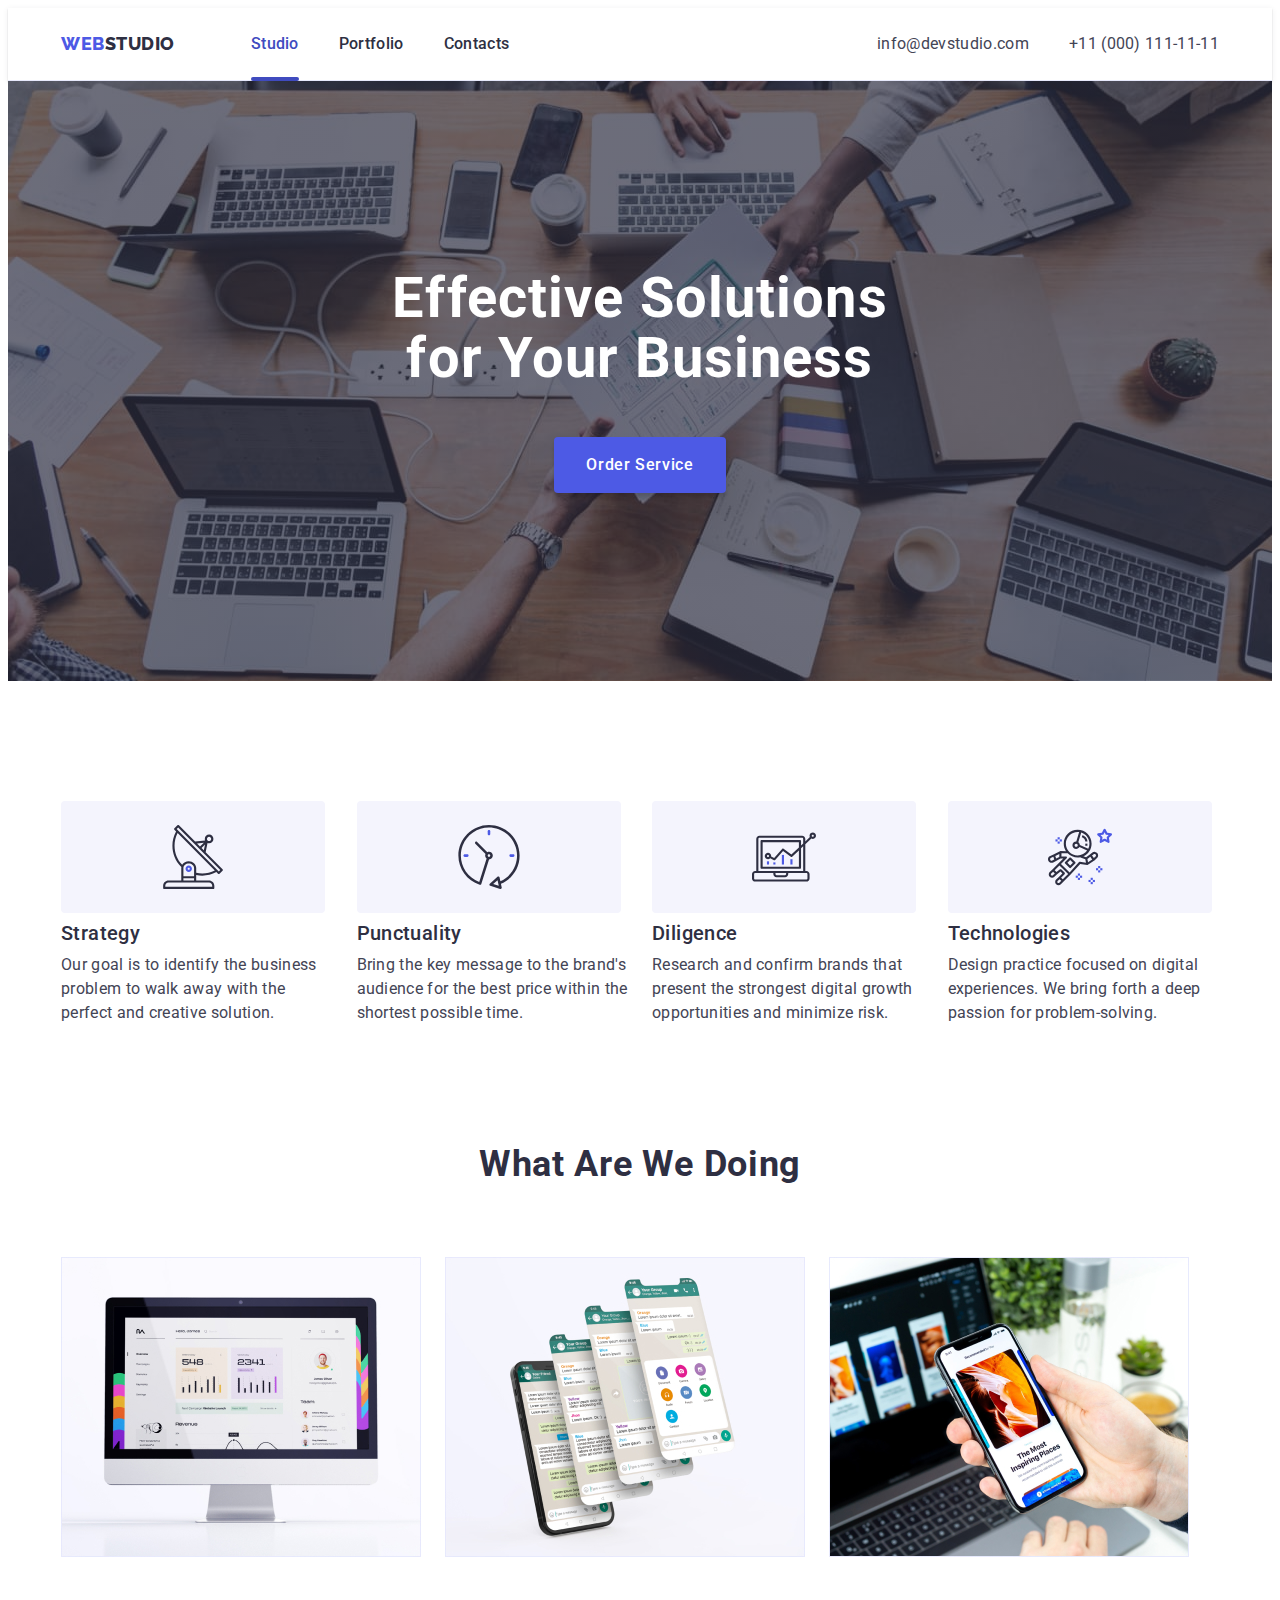
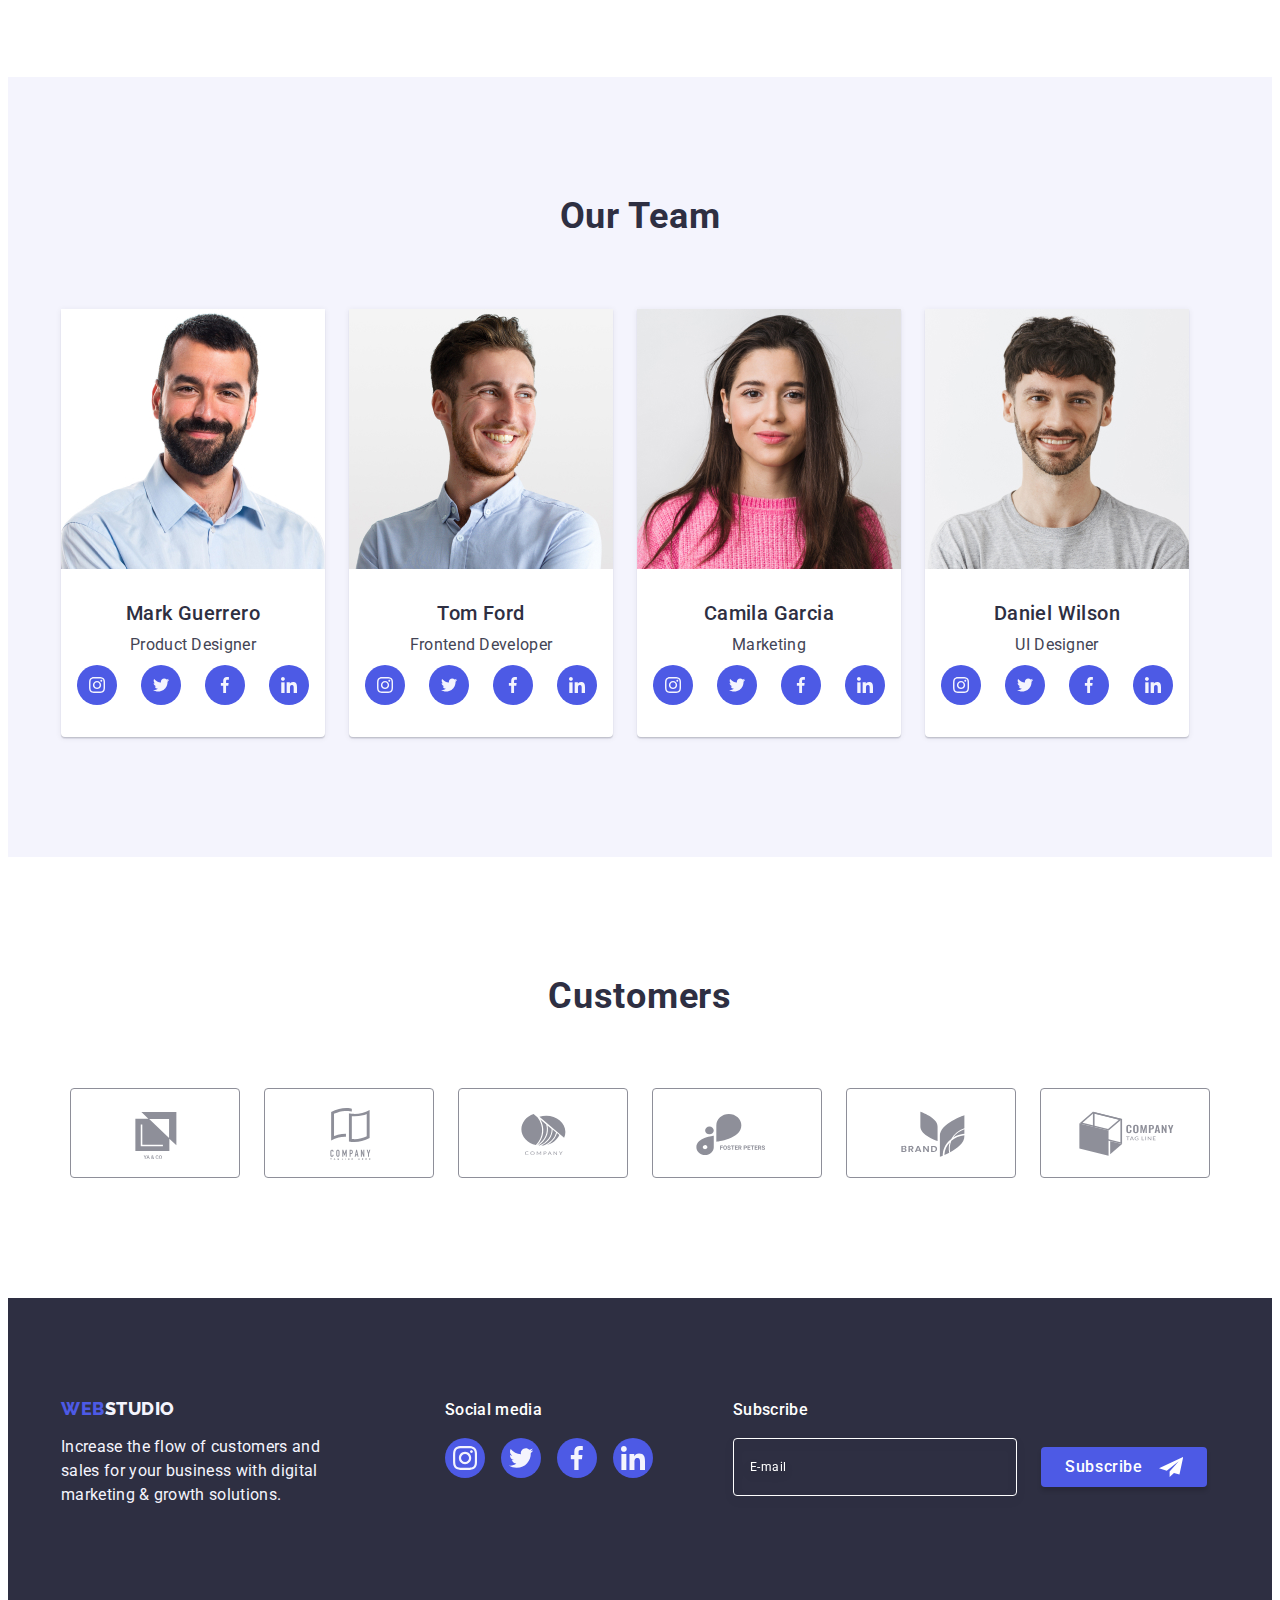
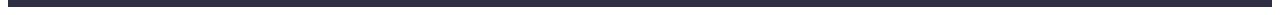
<file: index.html>
<!DOCTYPE html>
<html lang="en">
  <head>
    <meta charset="UTF-8" />
    <meta http-equiv="X-UA-Compatible" content="IE=edge" />
    <meta name="viewport" content="width=device-width, initial-scale=1.0" />
    <title>WebStudio</title>
    <link rel="preconnect" href="https://fonts.googleapis.com" />
    <link rel="preconnect" href="https://fonts.gstatic.com" crossorigin />
    <link
      href="https://fonts.googleapis.com/css2?family=Raleway:wght@800&family=Roboto:wght@400;500;700;900&display=swap"
      rel="stylesheet"
    />
    <link
      rel="stylesheet"
      href="https://cdnjs.cloudflare.com/ajax/libs/modern-normalize/1.1.0/modern-normalize.min.css"
      integrity="sha512-wpPYUAdjBVSE4KJnH1VR1HeZfpl1ub8YT/NKx4PuQ5NmX2tKuGu6U/JRp5y+Y8XG2tV+wKQpNHVUX03MfMFn9Q=="
      crossorigin="anonymous"
      referrerpolicy="no-referrer"
    />
    <link rel="stylesheet" href="./css/styles.css" />
  </head>

  <body>
    <header class="page-header">
      <div class="container header-container">
        <nav class="page-nav">
          <a class="logo link" href="./index.html"
            >Web<span class="second-part-logo-header">Studio</span></a
          >
          <ul class="list menu-header">
            <li>
              <a
                class="menu-link link first-menu-link active-link"
                href="./index.html"
                >Studio</a
              >
            </li>
            <li>
              <a class="menu-link link second-menu-link" href="./portfolio.html"
                >Portfolio</a
              >
            </li>
            <li>
              <a class="menu-link link third-menu-link" href="">Contacts</a>
            </li>
          </ul>
        </nav>
        <address class="address">
          <ul class="list contact-list">
            <li>
              <a class="contacts link" href="mailto:info@devstudio.com"
                >info@devstudio.com</a
              >
            </li>
            <li>
              <a class="contacts link" href="tel:+110001111111"
                >+11 (000) 111-11-11</a
              >
            </li>
          </ul>
        </address>
      </div>
    </header>
    <main>
      <section class="first-section">
        <div class="container">
          <h1 class="page-title">Effective Solutions for Your Business</h1>
          <button class="order-btn" type="button" data-modal-open>
            Order Service
          </button>
        </div>
      </section>
      <section class="second-section">
        <div class="container">
          <h2 class="hidden-title">our principles</h2>
          <ul class="list second-section-list">
            <li class="item-second-section-list">
              <div class="our-principles-container">
                <svg class="our-principles-icon" width="64" height="64">
                  <use href="./images/icons.svg#icon-antenna"></use>
                </svg>
              </div>
              <h3 class="subtitle">Strategy</h3>
              <p class="description">
                Our goal is to identify the business problem to walk away with
                the perfect and creative solution.
              </p>
            </li>
            <li class="item-second-section-list">
              <div class="our-principles-container">
                <svg class="our-principles-icon" width="64" height="64">
                  <use href="./images/icons.svg#icon-clock"></use>
                </svg>
              </div>
              <h3 class="subtitle">Punctuality</h3>
              <p class="description">
                Bring the key message to the brand's audience for the best price
                within the shortest possible time.
              </p>
            </li>
            <li class="item-second-section-list">
              <div class="our-principles-container">
                <svg class="our-principles-icon" width="64" height="64">
                  <use href="./images/icons.svg#icon-diagram"></use>
                </svg>
              </div>
              <h3 class="subtitle">Diligence</h3>
              <p class="description">
                Research and confirm brands that present the strongest digital
                growth opportunities and minimize risk.
              </p>
            </li>
            <li class="item-second-section-list">
              <div class="our-principles-container">
                <svg class="our-principles-icon" width="64" height="64">
                  <use href="./images/icons.svg#icon-astronaut"></use>
                </svg>
              </div>
              <h3 class="subtitle">Technologies</h3>
              <p class="description">
                Design practice focused on digital experiences. We bring forth a
                deep passion for problem-solving.
              </p>
            </li>
          </ul>
        </div>
      </section>
      <section class="third-section">
        <div class="container">
          <h2 class="section-title">What are we doing</h2>
          <ul class="list third-section-list">
            <li class="item-third-section-list">
              <img
                src="./images/image-1.jpg"
                alt="image"
                width="360"
                height="300"
              />
            </li>
            <li class="item-third-section-list">
              <img
                src="./images/image-2.jpg"
                alt="image"
                width="360"
                height="300"
              />
            </li>
            <li class="item-third-section-list">
              <img
                src="./images/image-3.jpg"
                alt="image"
                width="360"
                height="300"
              />
            </li>
          </ul>
        </div>
      </section>
      <section class="fourth-section">
        <div class="container">
          <h2 class="fourth-section-title">Our Team</h2>
          <ul class="list fourth-section-list">
            <li class="first-item">
              <img
                src="./images/mark.jpg"
                alt="Product Designer"
                width="264"
                height="260"
              />
              <div class="employees-list-text-content">
                <h3 class="center-subtitle">Mark Guerrero</h3>
                <p class="center-description">Product Designer</p>
                <ul class="social-list list">
                  <li class="social-list-item">
                    <a href="" class="social-list-link">
                      <svg class="social-list-icon" width="16" height="16">
                        <use href="./images/icons.svg#icon-instagram"></use>
                      </svg>
                    </a>
                  </li>
                  <li class="social-list-item">
                    <a href="" class="social-list-link">
                      <svg class="social-list-icon" width="16" height="16">
                        <use href="./images/icons.svg#icon-twitter"></use>
                      </svg>
                    </a>
                  </li>
                  <li class="social-list-item">
                    <a href="" class="social-list-link">
                      <svg class="social-list-icon" width="16" height="16">
                        <use href="./images/icons.svg#icon-facebook"></use>
                      </svg>
                    </a>
                  </li>
                  <li class="social-list-item">
                    <a href="" class="social-list-link">
                      <svg class="social-list-icon" width="16" height="16">
                        <use href="./images/icons.svg#icon-linkedin"></use>
                      </svg>
                    </a>
                  </li>
                </ul>
              </div>
            </li>
            <li class="first-item">
              <img
                src="./images/tom.jpg"
                alt="Frontend Developer"
                width="264"
                height="260"
              />
              <div class="employees-list-text-content">
                <h3 class="center-subtitle">Tom Ford</h3>
                <p class="center-description">Frontend Developer</p>
                <ul class="social-list list">
                  <li class="social-list-item">
                    <a href="" class="social-list-link">
                      <svg class="social-list-icon" width="16" height="16">
                        <use href="./images/icons.svg#icon-instagram"></use>
                      </svg>
                    </a>
                  </li>
                  <li class="social-list-item">
                    <a href="" class="social-list-link">
                      <svg class="social-list-icon" width="16" height="16">
                        <use href="./images/icons.svg#icon-twitter"></use>
                      </svg>
                    </a>
                  </li>
                  <li class="social-list-item">
                    <a href="" class="social-list-link">
                      <svg class="social-list-icon" width="16" height="16">
                        <use href="./images/icons.svg#icon-facebook"></use>
                      </svg>
                    </a>
                  </li>
                  <li class="social-list-item">
                    <a href="" class="social-list-link">
                      <svg class="social-list-icon" width="16" height="16">
                        <use href="./images/icons.svg#icon-linkedin"></use>
                      </svg>
                    </a>
                  </li>
                </ul>
              </div>
            </li>
            <li class="first-item">
              <img
                src="./images/camila.jpg"
                alt="Marketing"
                width="264"
                height="260"
              />
              <div class="employees-list-text-content">
                <h3 class="center-subtitle">Camila Garcia</h3>
                <p class="center-description">Marketing</p>
                <ul class="social-list list">
                  <li class="social-list-item">
                    <a href="" class="social-list-link">
                      <svg class="social-list-icon" width="16" height="16">
                        <use href="./images/icons.svg#icon-instagram"></use>
                      </svg>
                    </a>
                  </li>
                  <li class="social-list-item">
                    <a href="" class="social-list-link">
                      <svg class="social-list-icon" width="16" height="16">
                        <use href="./images/icons.svg#icon-twitter"></use>
                      </svg>
                    </a>
                  </li>
                  <li class="social-list-item">
                    <a href="" class="social-list-link">
                      <svg class="social-list-icon" width="16" height="16">
                        <use href="./images/icons.svg#icon-facebook"></use>
                      </svg>
                    </a>
                  </li>
                  <li class="social-list-item">
                    <a href="" class="social-list-link">
                      <svg class="social-list-icon" width="16" height="16">
                        <use href="./images/icons.svg#icon-linkedin"></use>
                      </svg>
                    </a>
                  </li>
                </ul>
              </div>
            </li>
            <li class="first-item">
              <img
                src="./images/daniel.jpg"
                alt="UI Designer"
                width="264"
                height="260"
              />
              <div class="employees-list-text-content">
                <h3 class="center-subtitle">Daniel Wilson</h3>
                <p class="center-description">UI Designer</p>
                <ul class="social-list list">
                  <li class="social-list-item">
                    <a href="" class="social-list-link">
                      <svg class="social-list-icon" width="16" height="16">
                        <use href="./images/icons.svg#icon-instagram"></use>
                      </svg>
                    </a>
                  </li>
                  <li class="social-list-item">
                    <a href="" class="social-list-link">
                      <svg class="social-list-icon" width="16" height="16">
                        <use href="./images/icons.svg#icon-twitter"></use>
                      </svg>
                    </a>
                  </li>
                  <li class="social-list-item">
                    <a href="" class="social-list-link">
                      <svg class="social-list-icon" width="16" height="16">
                        <use href="./images/icons.svg#icon-facebook"></use>
                      </svg>
                    </a>
                  </li>
                  <li class="social-list-item">
                    <a href="" class="social-list-link">
                      <svg class="social-list-icon" width="16" height="16">
                        <use href="./images/icons.svg#icon-linkedin"></use>
                      </svg>
                    </a>
                  </li>
                </ul>
              </div>
            </li>
          </ul>
        </div>
      </section>
      <section class="fifth-section">
        <div class="container">
          <h2 class="fifth-section-title">Customers</h2>
          <ul class="fifth-section-list list">
            <li class="fifth-section-item">
              <a href="" class="fifth-section-link">
                <svg class="fifth-section-icon" width="104" height="56">
                  <use href="./images/icons.svg#icon-ya-co"></use>
                </svg>
              </a>
            </li>
            <li class="fifth-section-item">
              <a href="" class="fifth-section-link">
                <svg class="fifth-section-icon" width="104" height="56">
                  <use href="./images/icons.svg#icon-company-here"></use>
                </svg>
              </a>
            </li>
            <li class="fifth-section-item">
              <a href="" class="fifth-section-link">
                <svg class="fifth-section-icon" width="104" height="56">
                  <use href="./images/icons.svg#icon-company"></use>
                </svg>
              </a>
            </li>
            <li class="fifth-section-item">
              <a href="" class="fifth-section-link">
                <svg class="fifth-section-icon" width="104" height="56">
                  <use href="./images/icons.svg#icon-foster-peters"></use>
                </svg>
              </a>
            </li>
            <li class="fifth-section-item">
              <a href="" class="fifth-section-link">
                <svg class="fifth-section-icon" width="104" height="56">
                  <use href="./images/icons.svg#icon-brand"></use>
                </svg>
              </a>
            </li>
            <li class="fifth-section-item">
              <a href="" class="fifth-section-link">
                <svg class="fifth-section-icon" width="104" height="56">
                  <use href="./images/icons.svg#icon-company-tag-line"></use>
                </svg>
              </a>
            </li>
          </ul>
        </div>
      </section>
    </main>
    <footer class="page-footer">
      <div class="container footer-container">
        <div class="logo-text-footer">
          <a class="logo-footer link" href="./index.html"
            >Web<span class="second-part-logo-footer">Studio</span></a
          >
          <p class="text-footer">
            Increase the flow of customers and sales for your business with
            digital marketing & growth solutions.
          </p>
        </div>
        <div class="social-media-footer">
          <p class="social-media-text-footer">Social media</p>
          <ul class="social-list-footer list">
            <li class="social-list-item">
              <a href="" class="social-list-link social-list-link-footer">
                <svg class="social-list-icon" width="24" height="24">
                  <use href="./images/icons.svg#icon-instagram"></use>
                </svg>
              </a>
            </li>
            <li class="social-list-item">
              <a href="" class="social-list-link social-list-link-footer">
                <svg class="social-list-icon" width="24" height="24">
                  <use href="./images/icons.svg#icon-twitter"></use>
                </svg>
              </a>
            </li>
            <li class="social-list-item">
              <a href="" class="social-list-link social-list-link-footer">
                <svg class="social-list-icon" width="24" height="24">
                  <use href="./images/icons.svg#icon-facebook"></use>
                </svg>
              </a>
            </li>
            <li class="social-list-item">
              <a href="" class="social-list-link social-list-link-footer">
                <svg class="social-list-icon" width="24" height="24">
                  <use href="./images/icons.svg#icon-linkedin"></use>
                </svg>
              </a>
            </li>
          </ul>
        </div>
        <div class="subscribe-form-footer">
          <p class="subscribe-form-footer-text social-media-text-footer">
            Subscribe
          </p>
          <form class="footer-form">
            <label class="footer-form-field-wrapper">
              <input
                class="footer-form-input"
                type="email"
                name="user-email"
                placeholder="E-mail"
                required
                pattern="[а-яА-Яa-zA-zіІїЇєЄґҐ]+]"
              />
            </label>
            <button class="footer-form-btn" type="submit">
              Subscribe<svg class="footer-form-icon" width="24" height="24">
                <use href="./images/icons.svg#icon-subscribe"></use>
              </svg>
            </button>
          </form>
        </div>
      </div>
    </footer>
    <div class="backdrop is-hidden" data-modal>
      <div class="modal">
        <button type="button" class="modal-close-btn" data-modal-close>
          <svg class="modal-close-btn-icon" width="8" height="8">
            <use href="./images/icons.svg#icon-close"></use>
          </svg>
        </button>
        <p class="form-text">Leave your contacts and we will call you back</p>
        <form class="contact-form">
          <div class="contact-form-container">
            <label class="contact-form-field-wrapper" for="user-name">
              Name
            </label>
            <div class="input-icon-container">
              <input
                class="contact-form-input"
                type="text"
                name="user-name"
                required
                id="user-name"
                pattern="[а-яА-Яa-zA-zіІїЇєЄґҐ]+]"
              />
              <svg class="contact-form-input-icon" width="18" height="24">
                <use href="./images/icons.svg#icon-user-name"></use>
              </svg>
            </div>
          </div>
          <div class="contact-form-container">
            <label class="contact-form-field-wrapper" for="user-tel">
              Phone
            </label>
            <div class="input-icon-container">
              <input
                class="contact-form-input"
                type="tel"
                name="user-tel"
                required
                id="user-tel"
                pattern="[0-9]{3}-[0-9]{3}-[0-9]{2}-[0-9]{2}"
                title="xxx-xxx-xx-xx"
              />
              <svg class="contact-form-input-icon" width="18" height="24">
                <use href="./images/icons.svg#icon-user-phone"></use>
              </svg>
            </div>
          </div>
          <div class="contact-form-container">
            <label class="contact-form-field-wrapper" for="user-email">
              Email
            </label>
            <div class="input-icon-container">
              <input
                class="contact-form-input"
                type="email"
                name="user-email"
                id="user-email"
                required
                pattern="[а-яА-Яa-zA-zіІїЇєЄґҐ]+]"
              />
              <svg class="contact-form-input-icon" width="18" height="24">
                <use href="./images/icons.svg#icon-user-email"></use>
              </svg>
            </div>
          </div>
          <div class="contact-form-textarea-container">
            <label class="contact-form-field-wrapper" for="user-comment">
              Comment
            </label>
            <textarea
              class="contact-form-textarea"
              name="user-comment"
              id="user-comment"
              placeholder="Text input"
            ></textarea>
          </div>
          <div class="contact-form-checkboxx-container">
            <input
              class="contact-form-checkbox visually-hidden"
              type="checkbox"
              id="user-privacy"
              name="user-privacy"
              value="true"
              required
            />
            <label class="contact-form-checkbox-text" for="user-privacy">
              <span class="contact-form-checkbox-span"
                ><svg class="checkbox-icon" width="10" height="8">
                  <use href="./images/icons.svg#icon-checkbox"></use>
                </svg>
              </span>
              I accept the terms and conditions of the
              <a class="checkbox-link" href="">Privacy Policy</a>
            </label>
          </div>
          <button class="contact-form-btn order-btn" type="submit">Send</button>
        </form>
      </div>
    </div>
    <script src="./js/modal.js"></script>
  </body>
</html>
</file>
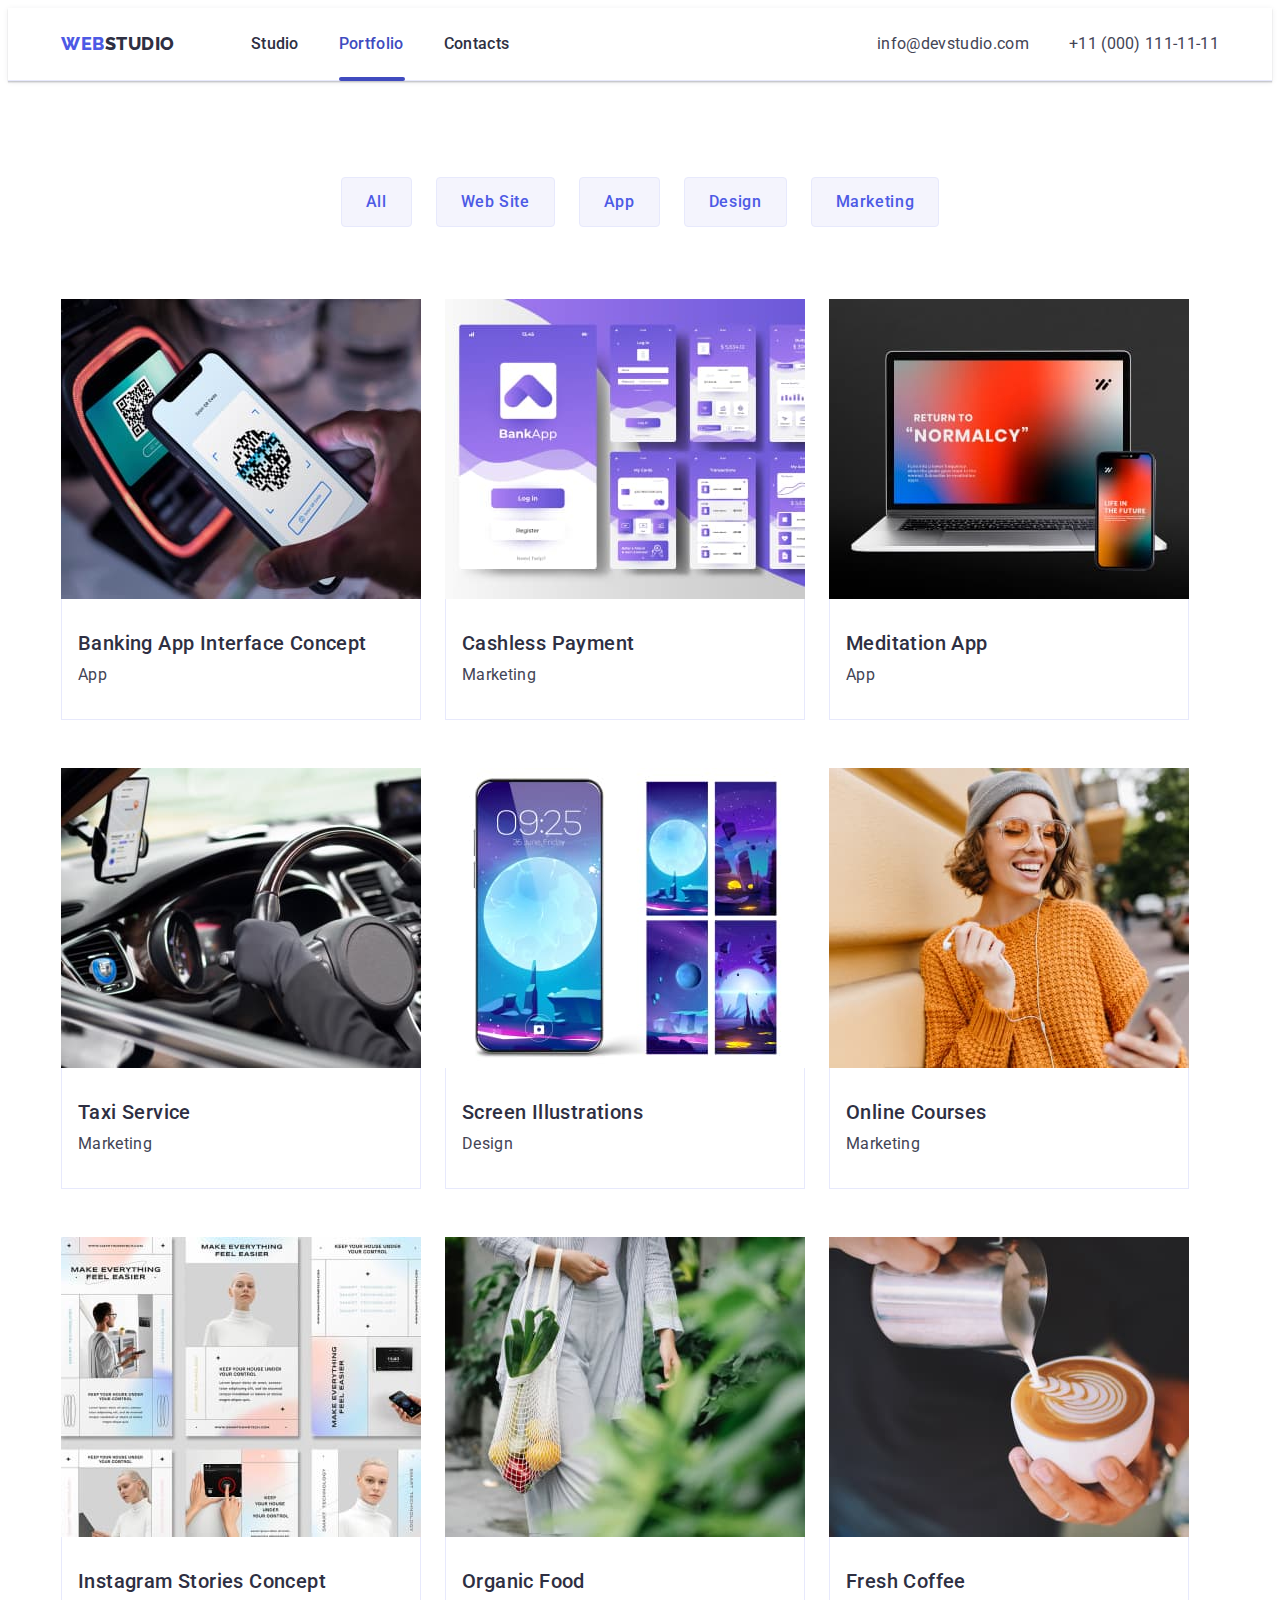
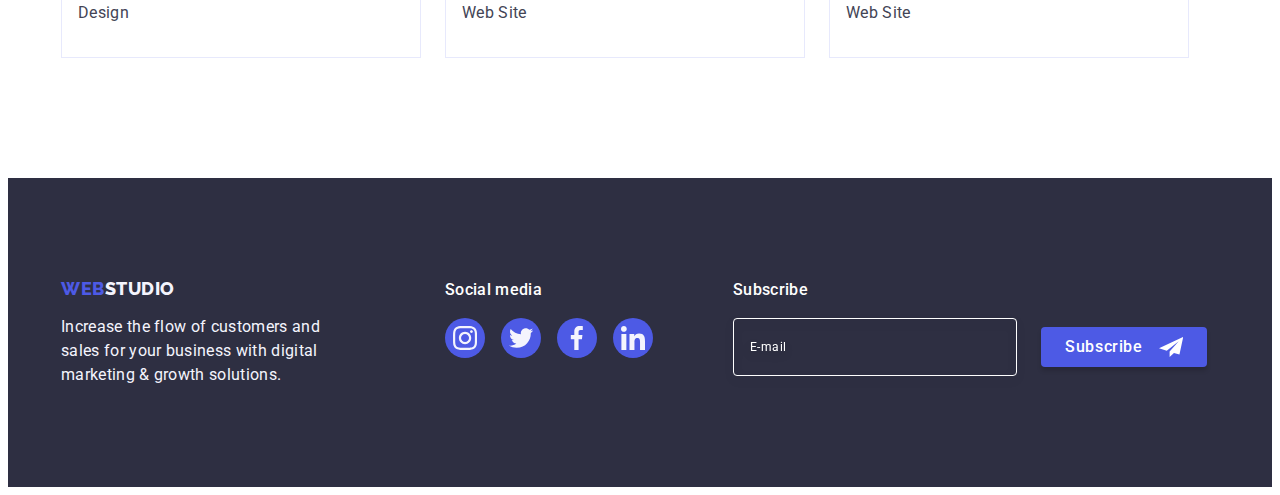
<file: portfolio.html>
<!DOCTYPE html>
<html lang="en">
  <head>
    <meta charset="UTF-8" />
    <meta http-equiv="X-UA-Compatible" content="IE=edge" />
    <meta name="viewport" content="width=device-width, initial-scale=1.0" />
    <title>Portfolio</title>
    <link rel="preconnect" href="https://fonts.googleapis.com" />
    <link rel="preconnect" href="https://fonts.gstatic.com" crossorigin />
    <link
      href="https://fonts.googleapis.com/css2?family=Raleway:wght@800&family=Roboto:wght@400;500;700;900&display=swap"
      rel="stylesheet"
    />
    <link
      rel="stylesheet"
      href="https://cdnjs.cloudflare.com/ajax/libs/modern-normalize/1.1.0/modern-normalize.min.css"
      integrity="sha512-wpPYUAdjBVSE4KJnH1VR1HeZfpl1ub8YT/NKx4PuQ5NmX2tKuGu6U/JRp5y+Y8XG2tV+wKQpNHVUX03MfMFn9Q=="
      crossorigin="anonymous"
      referrerpolicy="no-referrer"
    />
    <link rel="stylesheet" href="./css/styles.css" />
  </head>
  <body>
    <header class="page-header">
      <div class="container header-container">
        <nav class="page-nav">
          <a class="logo link" href="./index.html"
            >Web<span class="second-part-logo-header">Studio</span></a
          >
          <ul class="list menu-header">
            <li>
              <a class="menu-link link first-menu-link" href="./index.html"
                >Studio</a
              >
            </li>
            <li>
              <a class="menu-link link second-menu-link active-link" href="./portfolio.html"
                >Portfolio</a
              >
            </li>
            <li>
              <a class="menu-link link third-menu-link" href="">Contacts</a>
            </li>
          </ul>
        </nav>
        <address class="address">
          <ul class="list contact-list">
            <li>
              <a class="contacts link" href="mailto:info@devstudio.com"
                >info@devstudio.com</a
              >
            </li>
            <li>
              <a class="contacts link" href="tel:+110001111111"
                >+11 (000) 111-11-11</a
              >
            </li>
          </ul>
        </address>
      </div>
    </header>
    <main>
      <section class="portfolio-section">
        <div class="container">
          <h1 class="hidden-title">Portfolio</h1>
          <ul class="list list-btn">
            <li class="list">
              <button type="button" class="main-button">All</button>
            </li>
            <li class="list">
              <button type="button" class="main-button">Web Site</button>
            </li>
            <li class="list">
              <button type="button" class="main-button">App</button>
            </li>
            <li class="list">
              <button type="button" class="main-button">Design</button>
            </li>
            <li class="list">
              <button type="button" class="main-button">Marketing</button>
            </li>
          </ul>
          <ul class="list link-list">
            <li class="list list-shadow">
              <a class="link portfolio-section-link" href="">
                <div class="overlay-wrapper">
                  <img src="./images/section-1-image-1.jpg" alt="image" />
                  <p class="overlay">
                    14 Stylish and User-Friendly App Design Concepts · Task
                    Manager App · Calorie Tracker App · Exotic Fruit Ecommerce
                    App · Cloud Storage App
                  </p></div>
                <div class="link-list-container">
                  <h2 class="tittle-link">Banking App Interface Concept</h2>
                  <p class="paragraph-link">App</p>
                </div>
              </a>
            </li>
            <li class="list list-shadow">
              <a class="link portfolio-section-link" href=""
                >
                <div class="overlay-wrapper">
                <img src="./images/section-1-image-2.jpg" alt="image" />
                <p class="overlay">
                  14 Stylish and User-Friendly App Design Concepts · Task
                  Manager App · Calorie Tracker App · Exotic Fruit Ecommerce
                  App · Cloud Storage App
                </p></div>
                <div class="link-list-container">
                  <h2 class="tittle-link">Cashless Payment</h2>
                  <p class="paragraph-link">Marketing</p>
                </div></a
              >
            </li>
            <li class="list list-shadow">
              <a class="link portfolio-section-link" href=""
                >
                <div class="overlay-wrapper"><img src="./images/section-1-image-3.jpg" alt="image" />
                <p class="overlay">
                  14 Stylish and User-Friendly App Design Concepts · Task
                  Manager App · Calorie Tracker App · Exotic Fruit Ecommerce
                  App · Cloud Storage App
                </p>
              </div>
                <div class="link-list-container">
                  <h2 class="tittle-link">Meditation App</h2>
                  <p class="paragraph-link">App</p>
                </div>
              </a>
            </li>
            <li class="list list-shadow">
              <a class="link portfolio-section-link" href=""
                >
                <div class="overlay-wrapper"><img src="./images/section-2-image-1.jpg" alt="image" />
                <p class="overlay">
                  14 Stylish and User-Friendly App Design Concepts · Task
                  Manager App · Calorie Tracker App · Exotic Fruit Ecommerce
                  App · Cloud Storage App
                </p>
              </div>
                <div class="link-list-container">
                  <h2 class="tittle-link">Taxi Service</h2>
                  <p class="paragraph-link">Marketing</p>
                </div></a
              >
            </li>
            <li class="list list-shadow">
              <a class="link portfolio-section-link" href=""
                >
                <div class="overlay-wrapper"><img src="./images/section-2-image-2.jpg" alt="image" />
                <p class="overlay">
                  14 Stylish and User-Friendly App Design Concepts · Task
                  Manager App · Calorie Tracker App · Exotic Fruit Ecommerce
                  App · Cloud Storage App
                </p>
              </div>
                <div class="link-list-container">
                  <h2 class="tittle-link">Screen Illustrations</h2>
                  <p class="paragraph-link">Design</p>
                </div></a
              >
            </li>
            <li class="list list-shadow">
              <a class="link portfolio-section-link" href=""
                ><div class="overlay-wrapper"><img src="./images/section-2-image-3.jpg" alt="image" />
                <p class="overlay">
                  14 Stylish and User-Friendly App Design Concepts · Task
                  Manager App · Calorie Tracker App · Exotic Fruit Ecommerce
                  App · Cloud Storage App
                </p>
              </div>
                <div class="link-list-container">
                  <h2 class="tittle-link">Online Courses</h2>
                  <p class="paragraph-link">Marketing</p>
                </div></a
              >
            </li>
            <li class="list list-shadow">
              <a class="link portfolio-section-link" href=""
                ><div class="overlay-wrapper"><img src="./images/section-3-image-1.jpg" alt="image" />
                <p class="overlay">
                  14 Stylish and User-Friendly App Design Concepts · Task
                  Manager App · Calorie Tracker App · Exotic Fruit Ecommerce
                  App · Cloud Storage App
                </p>
              </div>
                <div class="link-list-container">
                  <h2 class="tittle-link">Instagram Stories Concept</h2>
                  <p class="paragraph-link">Design</p>
                </div></a
              >
            </li>
            <li class="list list-shadow">
              <a class="link portfolio-section-link" href=""
                ><div class="overlay-wrapper"><img src="./images/section-3-image-2.jpg" alt="image" />
                <p class="overlay">
                  14 Stylish and User-Friendly App Design Concepts · Task
                  Manager App · Calorie Tracker App · Exotic Fruit Ecommerce
                  App · Cloud Storage App
                </p>
              </div>
                <div class="link-list-container">
                  <h2 class="tittle-link">Organic Food</h2>
                  <p class="paragraph-link">Web Site</p>
                </div></a
              >
            </li>
            <li class="list list-shadow">
              <a class="link portfolio-section-link" href=""
                ><div class="overlay-wrapper"><img src="./images/section-3-image-3.jpg" alt="image" />
                <p class="overlay">
                  14 Stylish and User-Friendly App Design Concepts · Task
                  Manager App · Calorie Tracker App · Exotic Fruit Ecommerce
                  App · Cloud Storage App
                </p>
              </div>
                <div class="link-list-container">
                  <h2 class="tittle-link">Fresh Coffee</h2>
                  <p class="paragraph-link">Web Site</p>
                </div></a
              >
            </li>
          </ul>
        </div>
      </section>
    </main>
    <footer class="page-footer">
      <div class="container footer-container">
        <div class="logo-text-footer">
          <a class="logo-footer link" href="./index.html"
            >Web<span class="second-part-logo-footer">Studio</span></a
          >
          <p class="text-footer">
            Increase the flow of customers and sales for your business with
            digital marketing & growth solutions.
          </p>
        </div>
        <div class="social-media-footer">
          <p class="social-media-text-footer">Social media</p>
          <ul class="social-list-footer list">
            <li class="social-list-item">
              <a href="" class="social-list-link social-list-link-footer">
                <svg class="social-list-icon" width="24" height="24">
                  <use href="./images/icons.svg#icon-instagram"></use>
                </svg>
              </a>
            </li>
            <li class="social-list-item">
              <a href="" class="social-list-link social-list-link-footer">
                <svg class="social-list-icon" width="24" height="24">
                  <use href="./images/icons.svg#icon-twitter"></use>
                </svg>
              </a>
            </li>
            <li class="social-list-item">
              <a href="" class="social-list-link social-list-link-footer">
                <svg class="social-list-icon" width="24" height="24">
                  <use href="./images/icons.svg#icon-facebook"></use>
                </svg>
              </a>
            </li>
            <li class="social-list-item">
              <a href="" class="social-list-link social-list-link-footer">
                <svg class="social-list-icon" width="24" height="24">
                  <use href="./images/icons.svg#icon-linkedin"></use>
                </svg>
              </a>
            </li>
          </ul>
        </div>
        <div class="subscribe-form-footer">
          <p class="subscribe-form-footer-text social-media-text-footer">
            Subscribe
          </p>
          <form class="footer-form">
            <label class="footer-form-field-wrapper">
              <input
                class="footer-form-input"
                type="email"
                name="user-email"
                placeholder="E-mail"
                required
                pattern="[а-яА-Яa-zA-zіІїЇєЄґҐ]+]"
              />
            </label>
            <button class="footer-form-btn" type="submit">
              Subscribe<svg class="footer-form-icon" width="24" height="24">
                <use href="./images/icons.svg#icon-subscribe"></use>
              </svg>
            </button>
          </form>
        </div>
      </div>
    </footer>
  </body>
</html>
</file>
<file: css/styles.css>
:root {
  --main-font-family: "Roboto", sans-serif;
  --second-font-famyli: "Raleway", sans-serif;
  --main-color: #2e2f42;
  --secondary-color: #404bbf;
  --btn-hover-focus-title-color: #ffffff;
  --text-second-part-logo-footer-color: #f4f4fd;
  --logo-main-button-color: #4d5ae5;
  --body-color: #434455;
  --main-button-border-color: #e7e9fc;
  --fifth-section-link-color: #8e8f99;
}
button {
  cursor: pointer;
}
.list {
  list-style: none;
}
.link {
  text-decoration: none;
}
h1,
h2,
h3,
h4,
h5,
h6,
p {
  margin-top: 0;
  margin-bottom: 0;
}
ul,
ol {
  margin-top: 0;
  margin-bottom: 0;
  padding-left: 0;
}
img {
  display: block;
}

body{
  font-family: var(--main-font-family);
}
.header-container {
  display: flex;
  align-items: center;
}
.logo {
  font-family: var(--second-font-famyli);
  font-weight: 800;
  font-size: 18px;
  line-height: 1.17;
  letter-spacing: 0.03em;
  text-transform: uppercase;
  margin-right: 76px;

  color: var(--logo-main-button-color);
}
.menu-header {
  display: flex;
  align-items: center;
  gap: 40px;
}
.page-header {
  border-bottom: 1px solid #e7e9fc;
  box-shadow: 0px 2px 1px rgba(46, 47, 66, 0.08), 0px 1px 1px rgba(46, 47, 66, 0.16), 0px 1px 6px rgba(46, 47, 66, 0.08);

}
.menu-link {
  font-weight: 500;
  font-size: 16px;
  line-height: 1.5;
  letter-spacing: 0.02em;
  display: block;
  position: relative;
  color: var(--main-color);
  padding-top: 24px;
  padding-bottom: 24px;
  transition: color 250ms cubic-bezier(0.4, 0, 0.2, 1);

  
}
.menu-link:hover{
  color: var(--secondary-color);
}
.menu-link:focus{
  color: var(--secondary-color);
}

.active-link{
  color: var(--secondary-color);

}

.active-link::after {
 display: block;
 content: "";
 border-radius: 2px;
 background-color: var(--secondary-color);
 position: absolute;
 width: 48px;
 height: 4px;
margin-top: 20px;
bottom: -1px;

}

.second-menu-link::after{
  width: 66px;
}
.third-menu-link::after {
  width: 67px;
}

.address {
  font-style: normal;
  margin-left: auto;
}
.contacts {
  font-weight: 400;
  font-size: 16px;
  line-height: 1.5;
  letter-spacing: 0.02em;
  color: var(--body-color);
  transition: color 250ms cubic-bezier(0.4, 0, 0.2, 1); 
}
.contacts:hover,
.contacts:focus {
  color: var(--secondary-color);
}

.page-title {
  font-weight: 700;
  font-size: 56px;
  line-height: 1.07;
  letter-spacing: 0.02em;
  text-align: center;
  max-width: 496px;
  margin-left: auto;
  margin-right: auto;
  margin-bottom: 48px;

  color: var(--btn-hover-focus-title-color);
}

.subtitle {
  font-weight: 500;
  font-size: 20px;
  line-height: 1.2;
  letter-spacing: 0.02em;
  margin-bottom: 8px;

  color: var(--main-color);
}
.description {
  font-weight: 400;
  font-size: 16px;
  line-height: 1.5;
  letter-spacing: 0.02em;

  color: var(--body-color);
}
.section-title {
  font-weight: 700;
  font-size: 36px;
  line-height: 1.11;
  letter-spacing: 0.02em;
  text-transform: capitalize;
  text-align: center;
  margin-bottom: 72px;
  color: var(--main-color);
}
.center-subtitle {
  font-weight: 500;
  font-size: 20px;
  line-height: 1.2;
  letter-spacing: 0.02em;
  margin-bottom: 8px;
  text-align: center;
  color: var(--main-color);
}
.center-description {
  font-weight: 400;
  font-size: 16px;
  line-height: 1.5;
  letter-spacing: 0.02em;
  text-align: center;

  color: var(--body-color);
}

.fourth-section {
  background-color: #f4f4fd;
  padding-top: 120px;
  padding-bottom: 120px;
}
.first-item {
  background-color: #ffffff;
  border-top-left-radius: 0px;
  border-top-right-radius: 0px;
  border-top-right-radius: 4px;
  border-bottom-left-radius: 4px;
}

.second-part-logo-footer {
  color: var(--text-second-part-logo-footer-color);
}
.second-part-logo-header {
  color: var(--main-color);
}
body {
  color: var(--body-color);
  background-color: #ffffff;
}

.hidden-title {
  position: absolute;
  white-space: nowrap;
  width: 1px;
  height: 1px;
  overflow: hidden;
  border: 0;
  padding: 0;
  clip: rect(0 0 0 0);
  clip-path: inset(50%);
  margin: -1px;
}
.first-section {
  background-color: #2e2f42;
  padding-top: 188px;
  padding-bottom: 188px;
  background-image: linear-gradient(rgba(46, 47, 66, 0.7),rgba(46, 47, 66, 0.7)), 
 url('../images/people-office.jpg');
 background-size: cover;
 max-width: 1440px;
 background-repeat: no-repeat;
 background-position: center;
  margin: 0 auto;

}

.order-btn {
  font-family: var(--main-font-family);
  font-weight: 500;
  font-size: 16px;
  line-height: 1.5;
  letter-spacing: 0.04em;
  background-color: var(--logo-main-button-color);
  padding: 16px 32px;
  box-shadow: 0px 4px 4px rgba(0, 0, 0, 0.15);
  border-radius: 4px;
  display: block;
  height: 56px;
  border: none;
  margin-left: auto;
  margin-right: auto;
  min-width: 169px;
  color: var(--btn-hover-focus-title-color);
  transition: background-color 250ms cubic-bezier(0.4, 0, 0.2, 1);

}
.order-btn:hover {
  color: var(--btn-hover-focus-title-color);
  background-color: #404bbf;
}
.order-btn:focus {
  color: var(--btn-hover-focus-title-color);
  background-color: var(--secondary-color)
}
.tittle-link {
  font-weight: 500;
  font-size: 20px;
  line-height: 1.2;
  letter-spacing: 0.02em;
  margin-bottom: 8px;

  color: var(--main-color);
}
.paragraph-link {
  font-weight: 400;
  font-size: 16px;
  line-height: 1.5;
  letter-spacing: 0.02em;

  color: var(--body-color);
}
.main-button {
  font-family: var(--main-font-family);
  font-size: 16px;
  font-weight: 500;
  line-height: 1.5;
  letter-spacing: 0.04em;
  border-radius: 4px;
  border: 1px solid var(--main-button-border-color);
  align-items: center;
  padding: 12px 24px;
  transition : color 250ms cubic-bezier(0.4, 0, 0.2, 1), background-color 250ms cubic-bezier(0.4, 0, 0.2, 1), border-color 250ms cubic-bezier(0.4, 0, 0.2, 1), box-shadow 250ms cubic-bezier(0.4, 0, 0.2, 1);

  color: var(--logo-main-button-color);
  background-color: #f4f4fd;
}
.main-button:hover {
  color: var(--btn-hover-focus-title-color);
  background-color: #404bbf;
  border: 1px solid transparent;
  box-shadow: 0px 3px 1px rgba(0, 0, 0, 0.1), 0px 2px 1px rgba(0, 0, 0, 0.08), 0px 2px 2px rgba(0, 0, 0, 0.12);
border-radius: 4px;
}
.main-button:focus {
  color: var(--btn-hover-focus-title-color);
  background-color: #404bbf;
  border: 1px solid transparent;
  box-shadow: 0px 3px 1px rgba(0, 0, 0, 0.1), 0px 2px 1px rgba(0, 0, 0, 0.08), 0px 2px 2px rgba(0, 0, 0, 0.12);
border-radius: 4px;
}

.overlay{
  position: absolute;
font-weight: 400;
font-size: 16px;
line-height: 24px;
letter-spacing: 0.02em;
background-color: var(--logo-main-button-color);
width: 100%;
height: 100%;
top: 0;
left: 0;
padding: 40px 32px;
overflow: auto;
transition: transform 250ms cubic-bezier(0.4, 0, 0.2, 1);
transform: translateY(100%);
color: var( --text-second-part-logo-footer-color);
}

.overlay-wrapper{
  position: relative;
  overflow: hidden;
}

.backdrop{

  position: fixed;
  top: 0;
  left: 0;
  width: 100%;
  height: 100%;
  background-color : rgba(46, 47, 66, 0.4);
  transition: opacity 250ms cubic-bezier(0.4, 0, 0.2, 1), visibility 250ms cubic-bezier(0.4, 0, 0.2, 1);
}

.modal{
  position: absolute;
width: 408px;
min-height: 584px;
background-color: #FCFCFC;
box-shadow: 0px 1px 1px rgba(0, 0, 0, 0.14), 0px 1px 3px rgba(0, 0, 0, 0.12), 0px 2px 1px rgba(0, 0, 0, 0.2);
border-radius: 4px;
top: 50%;
left: 50%;
transform: translate(-50%, -50%);
transition: transform 250ms cubic-bezier(0.4, 0, 0.2, 1);
min-height: 584px;
padding-top: 72px;
padding-bottom: 24px;
padding-left: 24px;
padding-right: 24px;


}
.modal-close-btn{
  position: absolute;
  top: 24px;
  right: 24px;
  padding: 0;
  display: flex;
  align-items: center;
  justify-content: center;
  background-color: #E7E9FC;
border: 1px solid rgba(0, 0, 0, 0.1);
border-radius: 50%;
width: 24px;
height: 24px;
transition: background-color 250ms cubic-bezier(0.4, 0, 0.2, 1), border 250ms cubic-bezier(0.4, 0, 0.2, 1);


}
.contact-form-container{
  margin-bottom: 8px;
}

.form-text{
font-weight: 500;
font-size: 16px;
line-height: 24px;
text-align: center;
letter-spacing: 0.02em;
margin-bottom: 16px;
color: #2E2F42;
}
.contact-form-field-wrapper{
  display: block;
  margin-bottom: 8px;
}
.contact-form-textarea-container{
  margin-bottom: 16px;
}

.contact-form-textarea {
  display: block;
  width: 100%;
  height: 120px;
  font-size: 12px;
line-height: 1.17;
letter-spacing: 0.04em;
color: rgba(46, 47, 66, 0.4);
border: 1px solid rgba(46, 47, 66, 0.2);
border-radius: 4px;
background-color: transparent;
outline: transparent;
resize: none;
padding: 8px 16px; 
font-family:var(--main-font-family);
font-weight: 400;
outline: transparent;
transition: border-color 250ms cubic-bezier(0.4, 0, 0.2, 1);

}

.contact-form-textarea:focus {
  border-color: var(--logo-main-button-color);
}
.contact-form-input{
  width: 100%;
  height: 40px;
border: 1px solid rgba(46, 47, 66, 0.4);
border-radius: 4px;
padding-left: 38px;
background-color: transparent;
outline: transparent;
transition: border-color 250ms cubic-bezier(0.4, 0, 0.2, 1);
}
.contact-form-input:focus{
  border-color: #4D5AE5;
}
  
.contact-form-input:focus+ .contact-form-input-icon{
  fill: var(--logo-main-button-color);
} 
.contact-form-input-icon{
  position: absolute;
  left: 16px;
  top: 50%;
  fill: #2E2F42;
  transform: translateY(-50%);
  transition: fill 250ms cubic-bezier(0.4, 0, 0.2, 1);
}
.contact-form-field-wrapper {
   display: block;
   margin-bottom: 4px;
  font-size: 12px;
  line-height: 1.17;
  letter-spacing: 0.04em;
  color: #8e8f99;

}
.input-icon-container{
  position: relative;
}
.contact-form-checkboxx-container{
  margin-bottom: 24px;
}
.visually-hidden {
  position: absolute;
  width: 1px;
  height: 1px;
  margin: -1px;
  border: 0;
  padding: 0;
  
  white-space: nowrap;
  clip-path: inset(100%);
  clip: rect(0 0 0 0);
  overflow: hidden;
}
.contact-form-checkbox-text{
font-style: normal;
font-weight: 400;
font-size: 12px;
line-height: 1.17;
letter-spacing: 0.04em;
color: #8E8F99;
}
.contact-form-checkbox-span{
  width: 16px;
  height: 16px;
  border: 1px solid rgba(46, 47, 66, 0.4);
  border-radius: 2px;
  transition: background-color 250ms cubic-bezier(0.4, 0, 0.2, 1), border 250ms cubic-bezier(0.4, 0, 0.2, 1), fill 250ms cubic-bezier(0.4, 0, 0.2, 1);
  display: inline-flex;
  align-items: center;
  justify-content: center;
  fill: transparent;
  margin-right: 8px;
}
.contact-form-checkbox:checked + .contact-form-checkbox-text .contact-form-checkbox-span {
background-color: var(--secondary-color);
border: none;
fill:var(--btn-hover-focus-title-color);
}
.checkbox-link{
  color: var(--logo-main-button-color);
}
.contact-form-btn{
  font-family: var(--main-font-family);
  font-weight: 500;
  font-size: 16px;
  line-height: 1.5;
  letter-spacing: 0.04em;
  background-color: var(--logo-main-button-color);
  padding: 16px 32px;
  box-shadow: 0px 4px 4px rgba(0, 0, 0, 0.15);
  border-radius: 4px;
  display: block;
  height: 56px;
  border: none;
  margin-left: auto;
  margin-right: auto;
  min-width: 169px;
  color: var(--btn-hover-focus-title-color);
  transition: background-color 250ms cubic-bezier(0.4, 0, 0.2, 1);
}

.modal-close-btn:hover,
.modal-close-btn:focus{
  background-color: var(--secondary-color);
  border: none;
  fill: var(--btn-hover-focus-title-color);
}
.modal-close-btn-icon{
  transition: fill 250ms cubic-bezier(0.4, 0, 0.2, 1); 
}
.is-hidden{
  visibility: hidden;
  opacity: 0;
  pointer-events: none;
}
.portfolio-section-link:hover .overlay{
transform: translateY(0%);
}
.portfolio-section-link:focus .overlay{
  transform: translateY(0%);
}

.list-shadow:hover{
  box-shadow: 0px 1px 6px rgba(46, 47, 66, 0.08), 0px 1px 1px rgba(46, 47, 66, 0.16), 0px 2px 1px rgba(46, 47, 66, 0.08);
  
}
.page-nav {
  display: flex;
  align-items: center;
}

.contact-list {
  display: flex;
  align-items: center;
  gap: 40px;
}

.container {
  width: 1158px;
  margin-left: auto;
  margin-right: auto;
  padding-left: 15px;
  padding-right: 15px;
}

.second-section-list {
  display: flex;
  gap: 24px;
}

.second-section {
  padding-top: 120px;
  padding-bottom: 120px;
}

.third-section {
  padding-bottom: 120px;
}
.third-section-list {
  display: flex;
  gap: 24px;
  flex-basis: calc((100% - 24px) / 3);
}

.fourth-section {
  padding-top: 120px;
  padding-bottom: 120px;
}

.fourth-section-title {
  font-weight: 700;
  font-size: 36px;
  line-height: 1.11;
  letter-spacing: 0.02em;
  text-transform: capitalize;
  text-align: center;
  margin-bottom: 72px;
  color: var(--main-color);
}

.fourth-section-list {
  display: flex;
  gap: 24px;
  flex-basis: calc((100% - 24px) / 3);
}

.employees-list-text-content {
  padding: 32px 0;
}

.list-btn {
  display: flex;
  gap: 24px;
  justify-content: center;
  margin-bottom: 72px;
}

.link-list {
  display: flex;
  flex-wrap: wrap;
  gap: 48px;
  column-gap: 24px;
}

.link-list-container {
  border: 1px solid #e7e9fc;
  border-top: none;
  padding-top: 32px;
  padding-bottom: 32px;
  padding-left: 16px;
  padding-right: 16px;
}

.portfolio-section {
  padding-top: 96px;
  padding-bottom: 120px;
}
.social-list{
  display:flex;
  justify-content: center;
  margin-top: 8px;
  gap: 24px;
 
}
.social-list-link{
  display: flex;
  justify-content: center;
  align-items: center;
  width: 40px;
  height: 40px;
  border-radius: 50%;
  background-color:var(--logo-main-button-color);
  transition: background-color 250ms cubic-bezier(0.4, 0, 0.2, 1);
}
.social-list-icon{
  fill: var(--text-second-part-logo-footer-color);
}
.social-list-link:hover{
  background: #404BBF;

}
.social-list-link:focus{
  background-color: #404bbf; 
}
.logo-footer {
  font-family: var(--second-font-famyli);
  font-weight: 800;
  font-size: 18px;
  line-height: 1.17;
  letter-spacing: 0.03em;
  text-transform: uppercase;
  display: inline-block;
  margin-bottom: 16px;
  color: var(--logo-main-button-color);
}

.item-second-section-list {
  flex-basis: calc((100% - 72px) / 4);
  
}

.first-item {
  border-radius: 0px 0px 4px 4px;
  box-shadow: 0px 1px 6px rgba(46, 47, 66, 0.08), 0px 1px 1px rgba(46, 47, 66, 0.16), 0px 2px 1px rgba(46, 47, 66, 0.08);
}
.fifth-section{
  padding-top: 120px;
  padding-bottom: 120px;
}

.fifth-section-title{
font-weight: 700;
font-size: 36px;
line-height: 40px;
line-height: 1.1;
text-align: center;
letter-spacing: 0.02em;
text-transform: capitalize;
margin-bottom: 72px;

color: var(--main-color);

}
.fifth-section-list{
  display: flex;
  justify-content:center;
  align-items: center;
  gap: 24px;
}
.fifth-section-link{
  display: flex;
  align-items: center;
  justify-content: center;
  width: 168px;
  height: 88px;
  border: 1px solid #8E8F99;
border-radius: 4px;
color:var( --fifth-section-link-color);
border-color: var( --fifth-section-link-color);
transition: border-color 250ms cubic-bezier(0.4, 0, 0.2, 1), color 250ms cubic-bezier(0.4, 0, 0.2, 1);
}


.fifth-section-link:hover{
  color: var(--secondary-color);
  border-color: var(--secondary-color);
  
}
.fifth-section-link:focus{
  color: var(--secondary-color);
  border-color: var(--secondary-color);
  
}
.fifth-section-icon{
  fill: #8e8f99;
  fill: currentColor;
  
}
.page-footer {
  background-color: #2e2f42;
    padding-top: 100px;
    padding-bottom: 100px;
  }

.text-footer {
  font-weight: 400;
  font-size: 16px;
  line-height: 1.5;
  letter-spacing: 0.02em;
  width: 264px;

  color: var(--text-second-part-logo-footer-color);
}

.footer-container{
  display: flex;
  align-items: baseline;
}
.logo-text-footer{
  margin-right: 120px;
}
.social-media-text-footer{
font-weight: 500;
font-size: 16px;
line-height: 24px;
letter-spacing: 0.02em;
margin-bottom: 16px;

color:var(--btn-hover-focus-title-color);
}
.subscribe-form-footer{
  margin-left: 80px;
}
.social-list-footer{
  display: flex;
  gap: 16px;
}
.footer-form-input{
  font-size: 12px;
  line-height: 1.5;
  letter-spacing: 0.04em;
border: 1px solid #FFFFFF;
filter: drop-shadow(0px 4px 4px rgba(0, 0, 0, 0.15));
border-radius: 4px;
width: 264px;
height: 40px;
padding-left: 16px;
padding-top: 8px;
padding-bottom: 8px;
background-color: transparent;
color: #FFFFFF;
}
.footer-form-input:focus{
  outline: none;
  border: 1px solid var(--logo-main-button-color);
}
  .footer-form-btn{
    display: flex;
justify-content: center;
align-items: center;
font-family: var(--main-font-family);
font-weight: 500;
font-size: 16px;
line-height: 1.5;
letter-spacing: 0.04em;
color: #FFFFFF;
padding: 8px 24px;
height: 40px;
background-color: var(--logo-main-button-color);
min-width: 165px;
transition: background-color 250ms cubic-bezier(0.4, 0,);
border: none;
border-radius: 4px;
box-shadow: 0px 4px 4px rgba(0, 0, 0, 0.15);
  color: var(--btn-hover-focus-title-color);
  }
  .footer-form-btn:hover{
    color: var(--btn-hover-focus-title-color);
    background-color: var(--secondary-color);
  }
  .footer-form-btn:focus{
    color: var(--btn-hover-focus-title-color);
    background-color: var(--secondary-color);
  }
  .footer-form-icon{
    margin-left: 16px;
  }
  .footer-form{
    display: flex;
    justify-content: center;
    align-items: center;
    gap: 24px;
  }
  .footer-form-input::placeholder{
    font-family: var(--main-font-family);
font-weight: 400;
font-size: 12px;
line-height: 2;
display: flex;
align-items: center;
justify-content: center;
letter-spacing: 0.04em;
color: #FFFFFF;

  }
.our-principles-container{
  display: flex;
  justify-content: center;
  align-items: center;
  width: 264px;
  height: 112px;
  background: #F4F4FD;
border-radius: 4px;
margin-bottom: 8px;
}

.portfolio-section-link{
  display: block; 
  transition: box-shadow 250ms cubic-bezier(0.4, 0, 0.2, 1);
}
.portfolio-section-link:hover{
  box-shadow: 0px 1px 6px rgba(46, 47, 66, 0.08), 0px 1px 1px rgba(46, 47, 66, 0.16), 0px 2px 1px rgba(46, 47, 66, 0.08);
}
.portfolio-section-link:focus{
  box-shadow: 0px 1px 6px rgba(46, 47, 66, 0.08), 0px 1px 1px rgba(46, 47, 66, 0.16), 0px 2px 1px rgba(46, 47, 66, 0.08);
}
.social-list-link-footer:hover{
  background-color: #31d0aa;
}
.social-list-link-footer:focus{
  background-color: #31d0aa;
}
</file>
